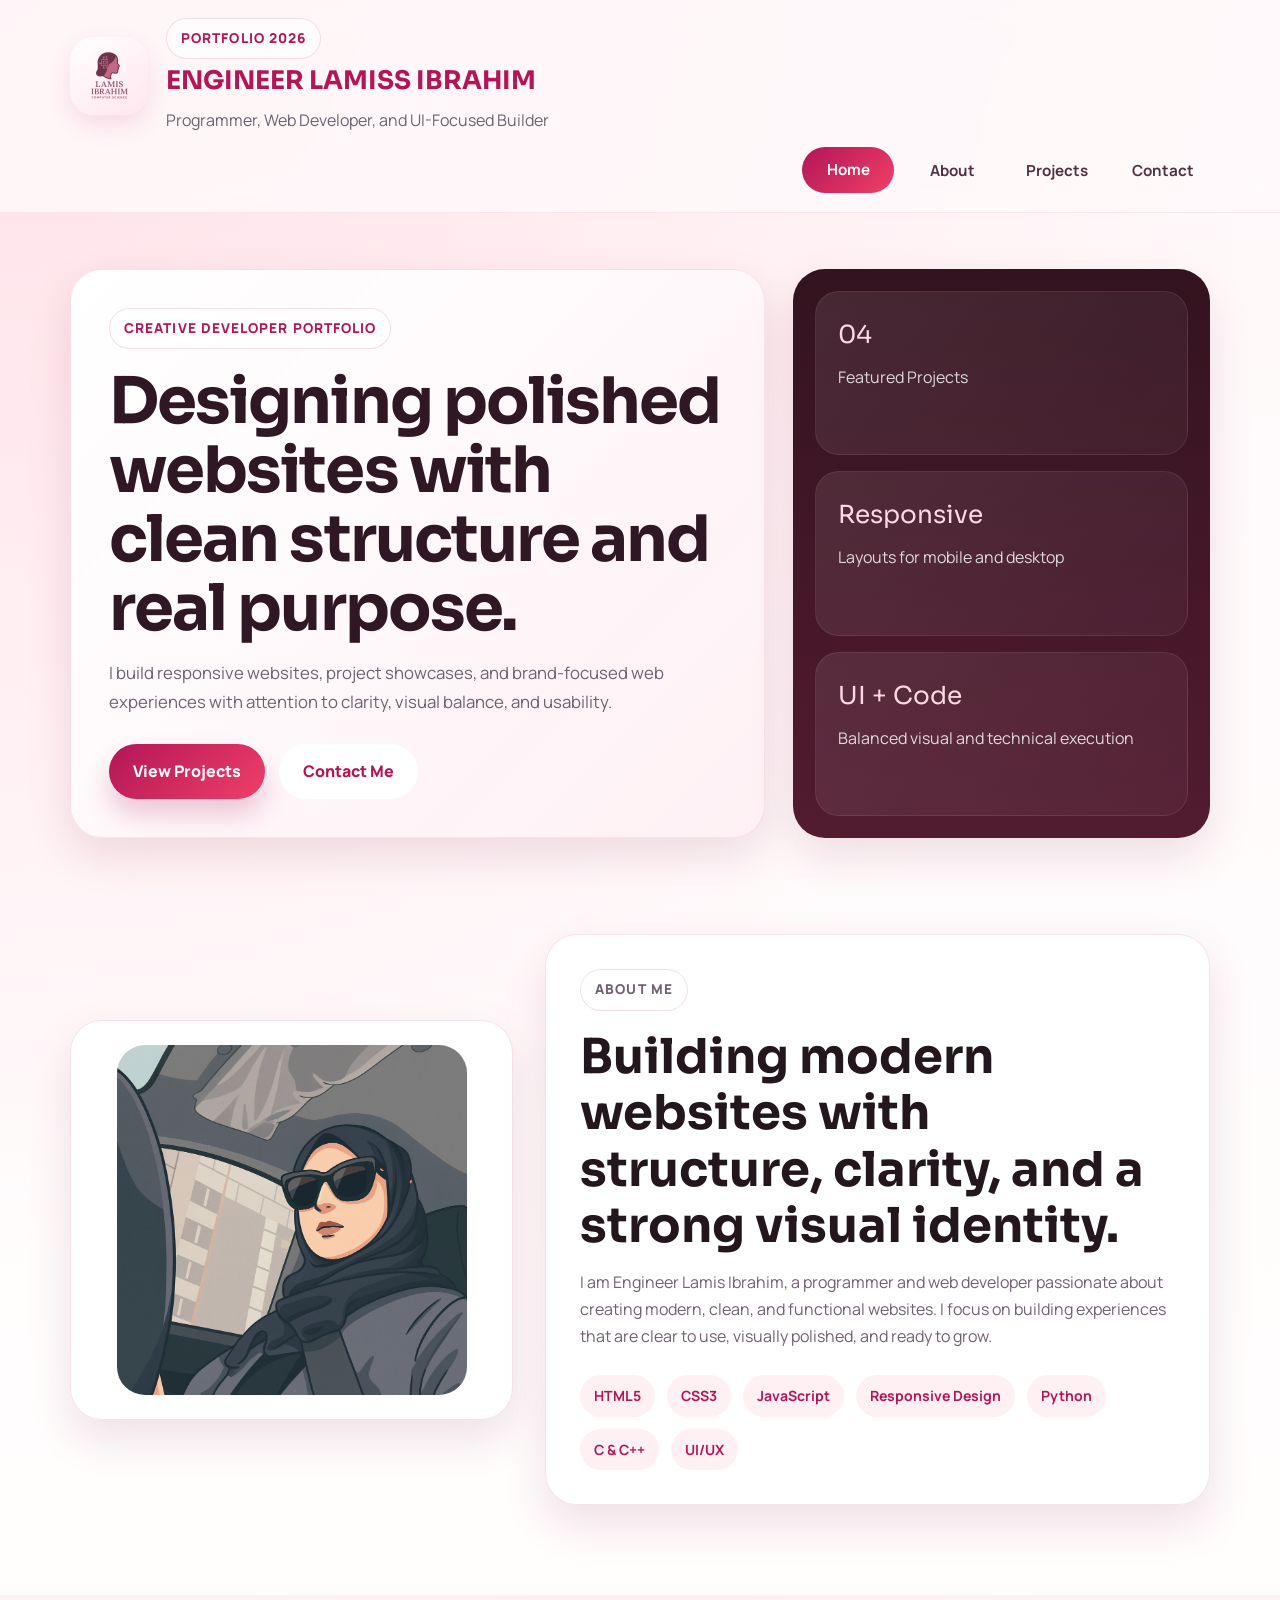
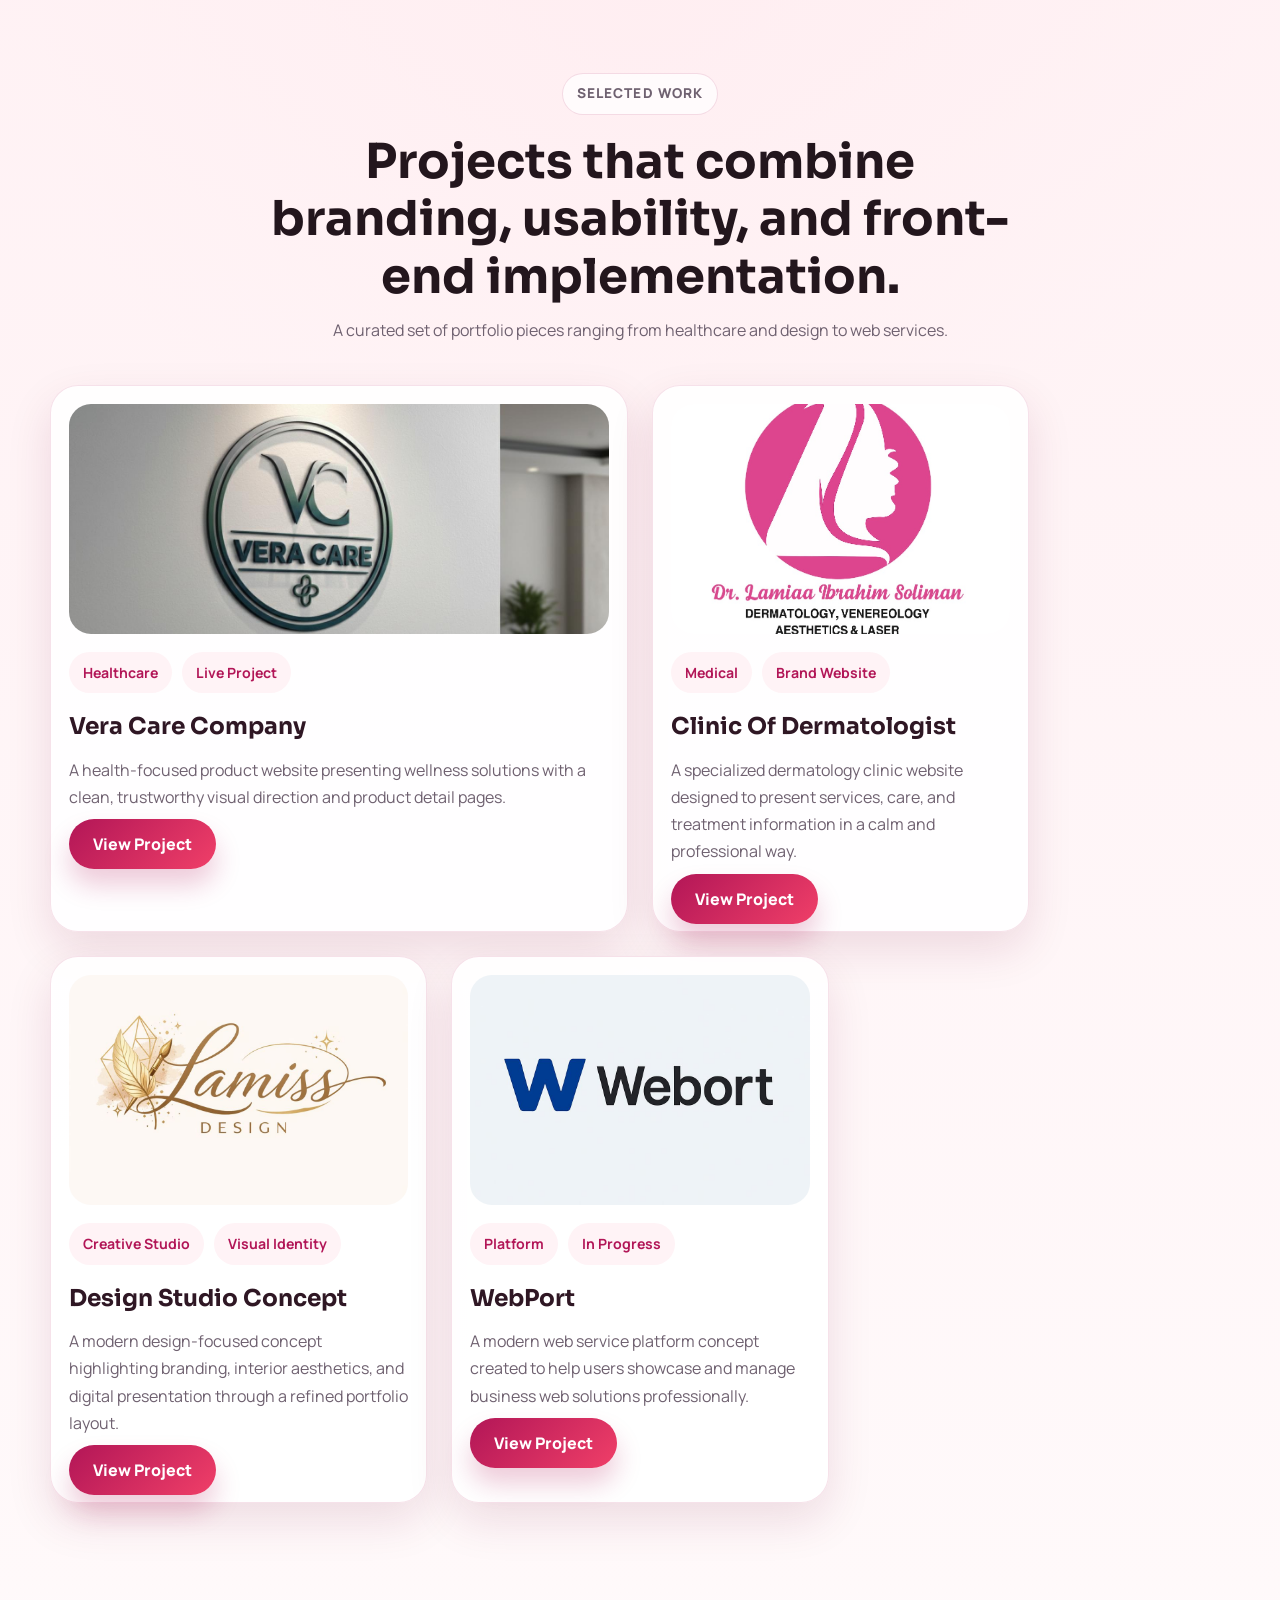
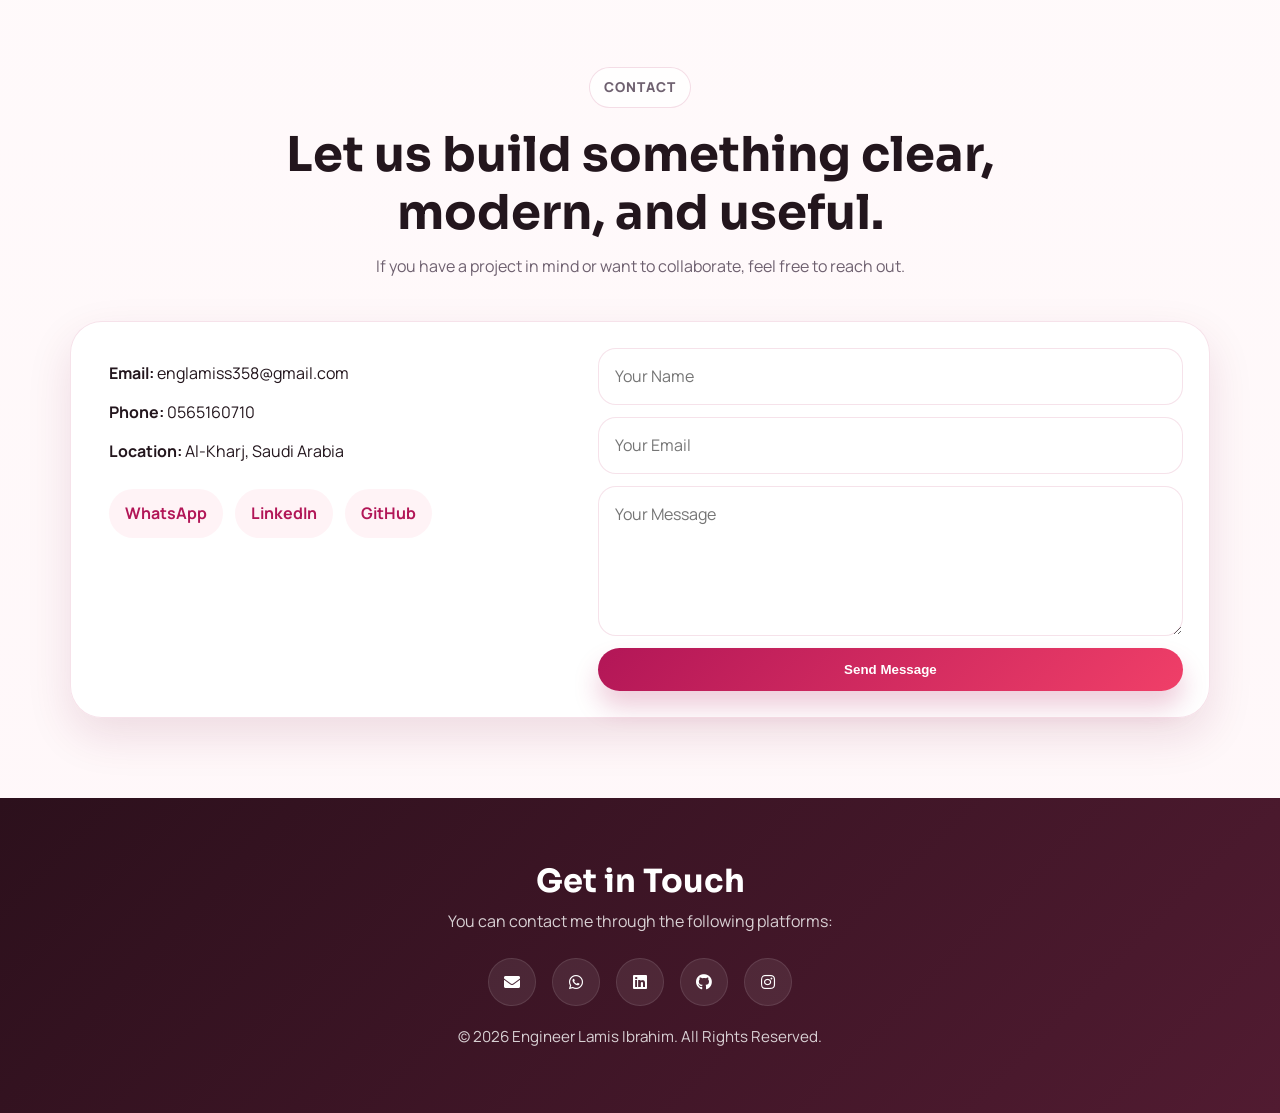
<file: index.html>
<!DOCTYPE html>
<html lang="en">
<head>
    <meta charset="UTF-8">
    <meta name="viewport" content="width=device-width, initial-scale=1.0">
    <title>ENGINEER LAMISS IBRAHIM</title>
    <link rel="stylesheet" href="css/style.css?v=20260420">
    <link rel="preconnect" href="https://fonts.googleapis.com">
    <link rel="preconnect" href="https://fonts.gstatic.com" crossorigin>
    <link href="https://fonts.googleapis.com/css2?family=Manrope:wght@400;500;600;700;800&family=Sora:wght@600;700;800&display=swap" rel="stylesheet">
    <link rel="stylesheet" href="https://cdnjs.cloudflare.com/ajax/libs/font-awesome/5.15.3/css/all.min.css">
</head>
<body>
    <header class="site-header" id="top">
        <div class="HEADER-TOP">
            <div class="LOGO-BOX">
                <img src="images/LAMISSlogo.png" alt="Lamis Logo">
            </div>

            <div class="header-title">
                <p class="eyebrow">Portfolio 2026</p>
                <h1>ENGINEER LAMISS IBRAHIM</h1>
                <p>Programmer, Web Developer, and UI-Focused Builder</p>
            </div>
        </div>

        <nav class="header-nav">
            <ul>
                <li><a href="#top" class="active">Home</a></li>
                <li><a href="#about">About</a></li>
                <li><a href="#projects">Projects</a></li>
                <li><a href="#contact">Contact</a></li>
            </ul>
        </nav>
    </header>

    <main>
        <section class="hero">
            <div class="hero-copy">
                <p class="eyebrow">Creative Developer Portfolio</p>
                <h2>Designing polished websites with clean structure and real purpose.</h2>
                <p class="hero-description">
                    I build responsive websites, project showcases, and brand-focused web experiences
                    with attention to clarity, visual balance, and usability.
                </p>
                <div class="hero-buttons">
                    <a href="#projects" class="button-primary">View Projects</a>
                    <a href="#contact" class="button-secondary">Contact Me</a>
                </div>
            </div>

            <div class="hero-highlights">
                <div class="highlight-card">
                    <span>04</span>
                    <p>Featured Projects</p>
                </div>
                <div class="highlight-card">
                    <span>Responsive</span>
                    <p>Layouts for mobile and desktop</p>
                </div>
                <div class="highlight-card">
                    <span>UI + Code</span>
                    <p>Balanced visual and technical execution</p>
                </div>
            </div>
        </section>

        <section id="about" class="about-section">
            <div class="about-media">
                <img src="images/avatarlamiss.png" alt="Lamis Ibrahim Photo">
            </div>

            <div class="about-content">
                <p class="eyebrow">About Me</p>
                <h2>Building modern websites with structure, clarity, and a strong visual identity.</h2>
                <p>
                    I am Engineer Lamis Ibrahim, a programmer and web developer passionate about
                    creating modern, clean, and functional websites. I focus on building experiences
                    that are clear to use, visually polished, and ready to grow.
                </p>

                <div class="skill-pills">
                    <span>HTML5</span>
                    <span>CSS3</span>
                    <span>JavaScript</span>
                    <span>Responsive Design</span>
                    <span>Python</span>
                    <span>C & C++</span>
                    <span>UI/UX</span>
                </div>
            </div>
        </section>

        <section id="projects" class="projects-section">
            <div class="section-heading">
                <p class="eyebrow">Selected Work</p>
                <h2>Projects that combine branding, usability, and front-end implementation.</h2>
                <p>
                    A curated set of portfolio pieces ranging from healthcare and design to web services.
                </p>
            </div>

            <div class="projects-container">
                <article class="project-card featured-card">
                    <img src="images/vera-care.jpg" alt="Vera Care Project Preview">
                    <div class="project-meta">
                        <span>Healthcare</span>
                        <span>Live Project</span>
                    </div>
                    <h3>Vera Care Company</h3>
                    <p>
                        A health-focused product website presenting wellness solutions with a clean,
                        trustworthy visual direction and product detail pages.
                    </p>
                    <a href="projects/vera-care-company.html" class="btn">View Project</a>
                </article>

                <article class="project-card">
                    <img src="images/clinic-img.jpg" alt="Clinic Of Dermatologist preview">
                    <div class="project-meta">
                        <span>Medical</span>
                        <span>Brand Website</span>
                    </div>
                    <h3>Clinic Of Dermatologist</h3>
                    <p>
                        A specialized dermatology clinic website designed to present services, care,
                        and treatment information in a calm and professional way.
                    </p>
                    <a href="projects/clinic.html" class="btn">View Project</a>
                </article>

                <article class="project-card">
                    <img src="images/design-proj.jpg" alt="Design project preview">
                    <div class="project-meta">
                        <span>Creative Studio</span>
                        <span>Visual Identity</span>
                    </div>
                    <h3>Design Studio Concept</h3>
                    <p>
                        A modern design-focused concept highlighting branding, interior aesthetics,
                        and digital presentation through a refined portfolio layout.
                    </p>
                    <a href="projects/design.html" class="btn">View Project</a>
                </article>

                <article class="project-card">
                    <img src="images/webport-logo.jpg" alt="WebPort project preview">
                    <div class="project-meta">
                        <span>Platform</span>
                        <span>In Progress</span>
                    </div>
                    <h3>WebPort</h3>
                    <p>
                        A modern web service platform concept created to help users showcase and manage
                        business web solutions professionally.
                    </p>
                    <a href="projects/webport.html" class="btn">View Project</a>
                </article>
            </div>
        </section>

        <section id="contact" class="contact-section">
            <div class="section-heading">
                <p class="eyebrow">Contact</p>
                <h2>Let us build something clear, modern, and useful.</h2>
                <p>If you have a project in mind or want to collaborate, feel free to reach out.</p>
            </div>

            <div class="contact-layout">
                <div class="contact-details">
                    <p><strong>Email:</strong> englamiss358@gmail.com</p>
                    <p><strong>Phone:</strong> 0565160710</p>
                    <p><strong>Location:</strong> Al-Kharj, Saudi Arabia</p>

                    <div class="social-links text-links">
                        <a href="https://wa.me/966565160710" target="_blank" rel="noopener noreferrer">WhatsApp</a>
                        <a href="https://linkedin.com" target="_blank" rel="noopener noreferrer">LinkedIn</a>
                        <a href="https://github.com" target="_blank" rel="noopener noreferrer">GitHub</a>
                    </div>
                </div>

                <form class="contact-form">
                    <input type="text" placeholder="Your Name" required>
                    <input type="email" placeholder="Your Email" required>
                    <textarea placeholder="Your Message" required></textarea>
                    <button type="submit">Send Message</button>
                </form>
            </div>
        </section>
    </main>

    <footer id="footer">
        <h2>Get in Touch</h2>
        <p>You can contact me through the following platforms:</p>

        <div class="social-links icon-links">
            <a href="mailto:englamiss358@gmail.com" aria-label="Email"><i class="fas fa-envelope"></i></a>
            <a href="https://wa.me/966565160710" target="_blank" rel="noopener noreferrer" aria-label="WhatsApp"><i class="fab fa-whatsapp"></i></a>
            <a href="https://linkedin.com" target="_blank" rel="noopener noreferrer" aria-label="LinkedIn"><i class="fab fa-linkedin"></i></a>
            <a href="https://github.com" target="_blank" rel="noopener noreferrer" aria-label="GitHub"><i class="fab fa-github"></i></a>
            <a href="https://www.instagram.com/Englamiss/" target="_blank" rel="noopener noreferrer" aria-label="Instagram"><i class="fab fa-instagram"></i></a>
        </div>

        <p class="copyright">© 2026 Engineer Lamis Ibrahim. All Rights Reserved.</p>
    </footer>

    <script src="javascript/main.js?v=20260420"></script>
</body>
</html>
</file>
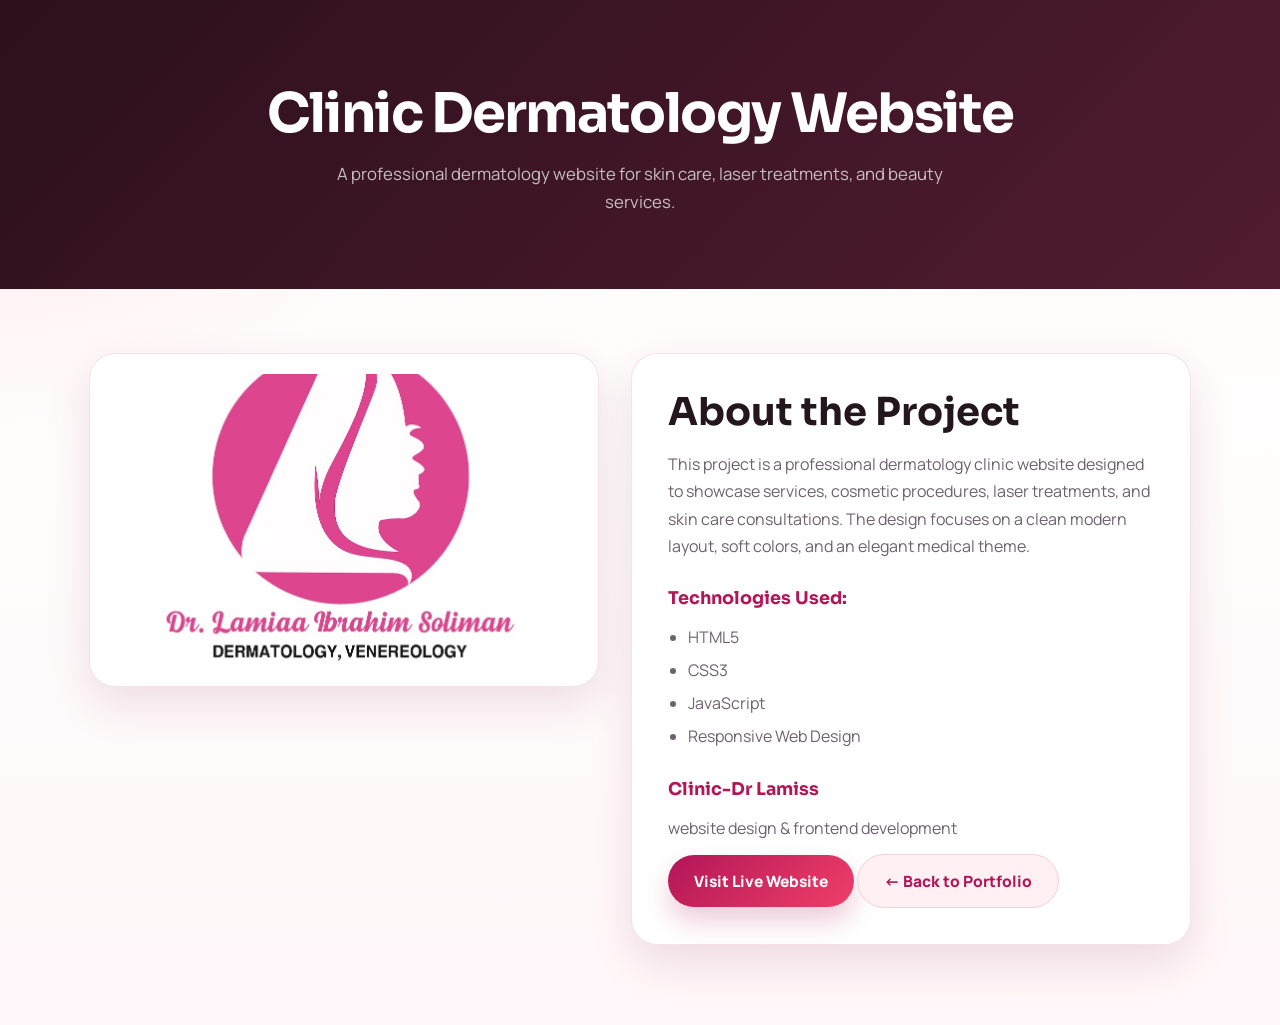
<file: projects/clinic.html>
<!DOCTYPE html>
<html lang="en">
<head>
<meta charset="UTF-8">
<meta name="viewport" content="width=device-width, initial-scale=1.0">
<title>Clinic Dermatology – Project</title>

    <link rel="stylesheet" href="../css/projects.css?v=20260420">
    <!-----------google font--------------->
</head>

<body>

<header class="project-header">
    <h1>Clinic Dermatology Website</h1>
    <p>A professional dermatology website for skin care, laser treatments, and beauty services.</p>
</header>

<section class="project-details">

    <div class="project-image">
        <!-- ضعــي هنا صورة المشروع لاحقــاً -->
        <img src="../images/clinic-img.jpg" alt="Clinic Dermatology Project Preview">
    </div>

    <div class="project-info">
        <h2>About the Project</h2>
        <p>
            This project is a professional dermatology clinic website designed to showcase services,
            cosmetic procedures, laser treatments, and skin care consultations. The design focuses on
            a clean modern layout, soft colors, and an elegant medical theme.
        </p>

        <h3>Technologies Used:</h3>
        <ul>
            <li>HTML5</li>
            <li>CSS3</li>
            <li>JavaScript </li>
            <li>Responsive Web Design</li>
        </ul>

        <h3>Clinic-Dr Lamiss </h3>
        <p>website design & frontend development </p>

        <!-- رابط الويب لو رفعتي المشروع لاحقاً -->
        <a href="https://englamiss358-crypto.github.io/dr-lamia-clinic/html/contact.html" class="btn">Visit Live Website</a>

        <!-- رجوع للصفحة الرئيسية -->
        <a href="../index.html" class="back-btn">← Back to Portfolio</a>
    </div>

</section>

</body>

</html>
</file>
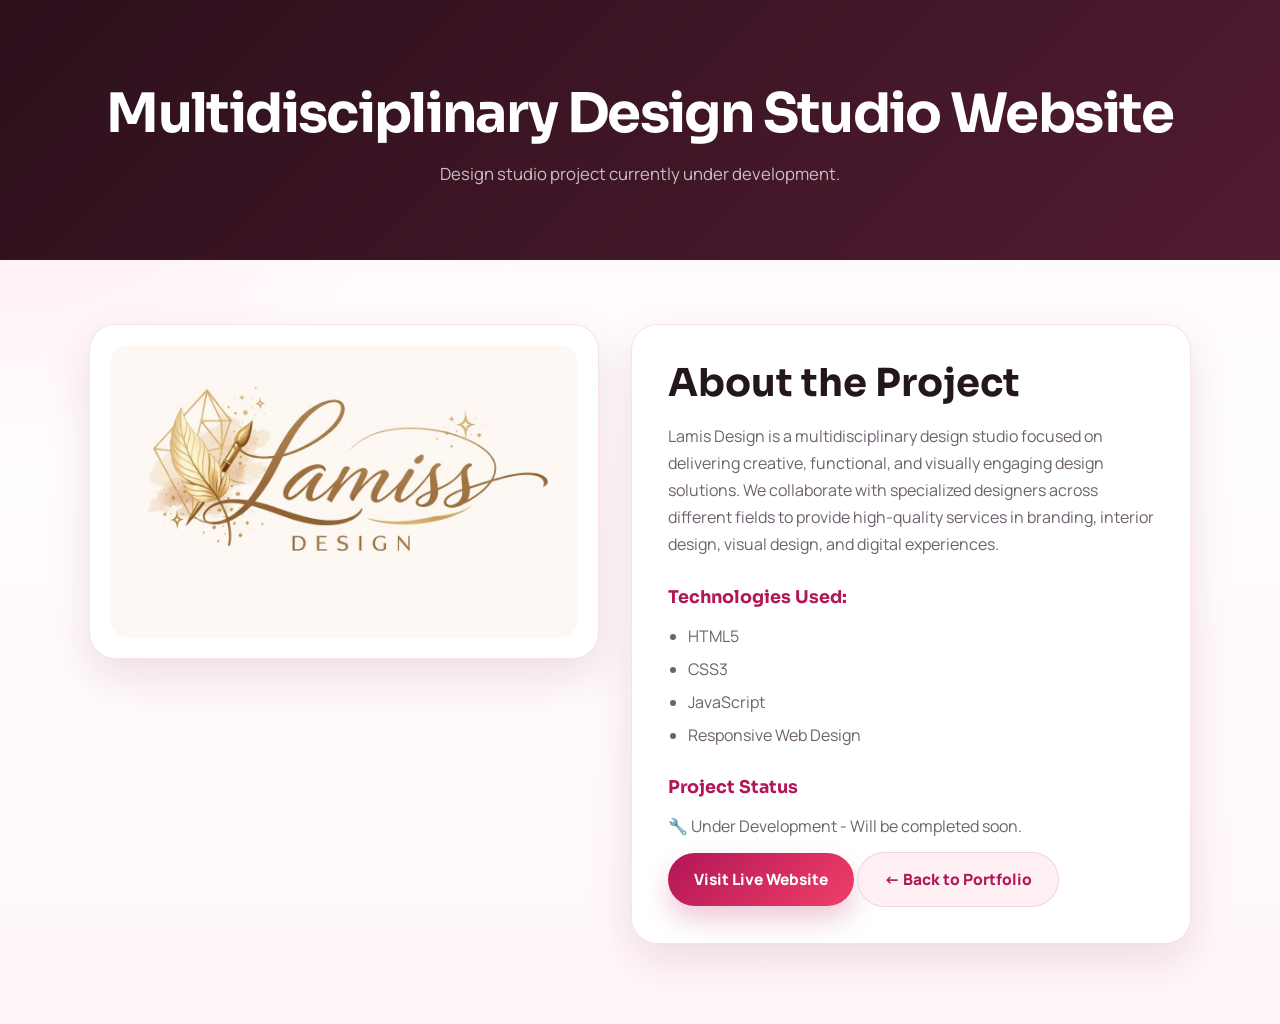
<file: projects/design.html>
<!DOCTYPE html>
<html lang="en">
<head>
<meta charset="UTF-8">
<meta name="viewport" content="width=device-width, initial-scale=1.0">
<title>Clinic Dermatology – Project</title>

<link rel="stylesheet" href="../css/projects.css?v=20260420">
</head>

<body>

<header class="project-header">
    <h1>Multidisciplinary Design Studio Website</h1>
    <p>Design studio project currently under development.</p>
</header>

<section class="project-details">

    <div class="project-image">
        <!-- ضعــي هنا صورة المشروع لاحقــاً -->
        <img src="../images/design-proj.jpg" alt="Design Project Preview">
    </div>

    <div class="project-info">
        <h2>About the Project</h2>
        <p>
            Lamis Design is a multidisciplinary design studio focused on delivering creative,
             functional, and visually engaging design solutions.
             We collaborate with specialized designers across different 
             fields to provide high-quality services in branding, 
             interior design, visual design, and digital experiences.
        </p>
        <h3>Technologies Used:</h3>
        <ul>
            <li>HTML5</li>
            <li>CSS3</li>
            <li>JavaScript </li>
            <li>Responsive Web Design</li>
        </ul>

        <h3>Project Status</h3>
        <p>🔧 Under Development - Will be completed soon.</p>

        <!-- رابط الويب لو رفعتي المشروع لاحقاً -->
        <a href="#" class="btn">Visit Live Website</a>

        <!-- رجوع للصفحة الرئيسية -->
        <a href="../index.html" class="back-btn">← Back to Portfolio</a>
    </div>

</section>

</body>

</html>
</file>
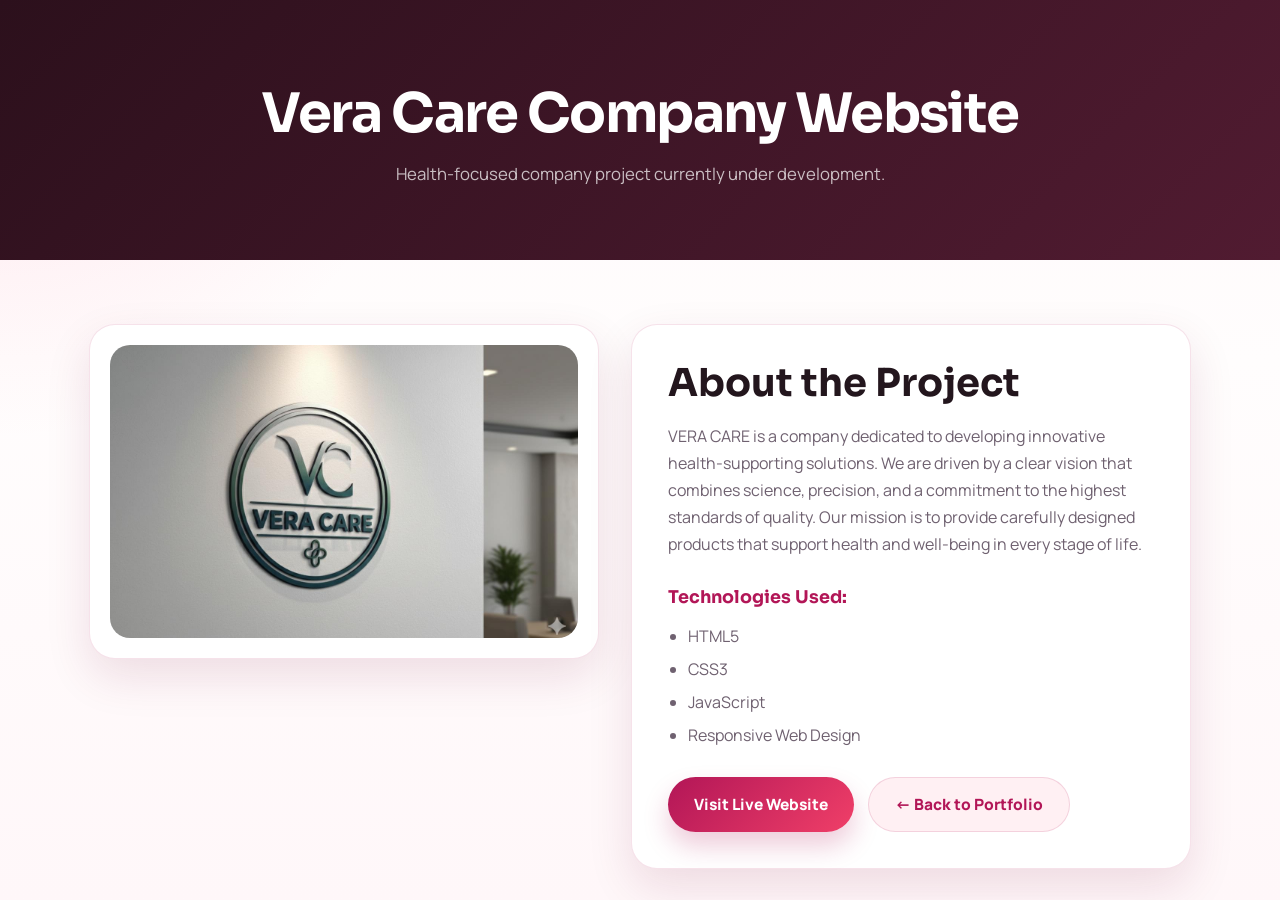
<file: projects/vera-care-company.html>
<!DOCTYPE html>
<html lang="en">
<head>
<meta charset="UTF-8">
<meta name="viewport" content="width=device-width, initial-scale=1.0">
<title>Vera Care Company – Project</title>

<link rel="stylesheet" href="../css/projects.css?v=20260420">
</head>

<body>

<header class="project-header">
    <h1>Vera Care Company Website</h1>
    <p>Health-focused company project currently under development.</p>
</header>

<section class="project-details">

    <div class="project-image">
        <!-- ضعــي هنا صورة المشروع لاحقــاً -->
        <img src="../images/vera-care.jpg" alt="Vera Care Project Preview">
    </div>

    <div class="project-info">
        <h2>About the Project</h2>
        <p>
           VERA CARE is a company dedicated to developing innovative health-supporting solutions. We are driven by a clear vision that combines science, precision, and a commitment to the highest standards of quality. Our mission is to provide carefully designed products that support health and well-being in every stage of life.
        </p>

        <h3>Technologies Used:</h3>
        <ul>
            <li>HTML5</li>
            <li>CSS3</li>
            <li>JavaScript </li>
            <li>Responsive Web Design</li>
        </ul>

       
       
        <div class="btn-row">
            <a href="https://englamiss358-crypto.github.io/vera-care/product-details.html?id=1" target="_blank" rel="noopener noreferrer" class="btn">Visit Live Website</a>
            <a href="../index.html" class="back-btn">← Back to Portfolio</a>
        </div>
    </div>

</section>

</body>

</html>
</file>
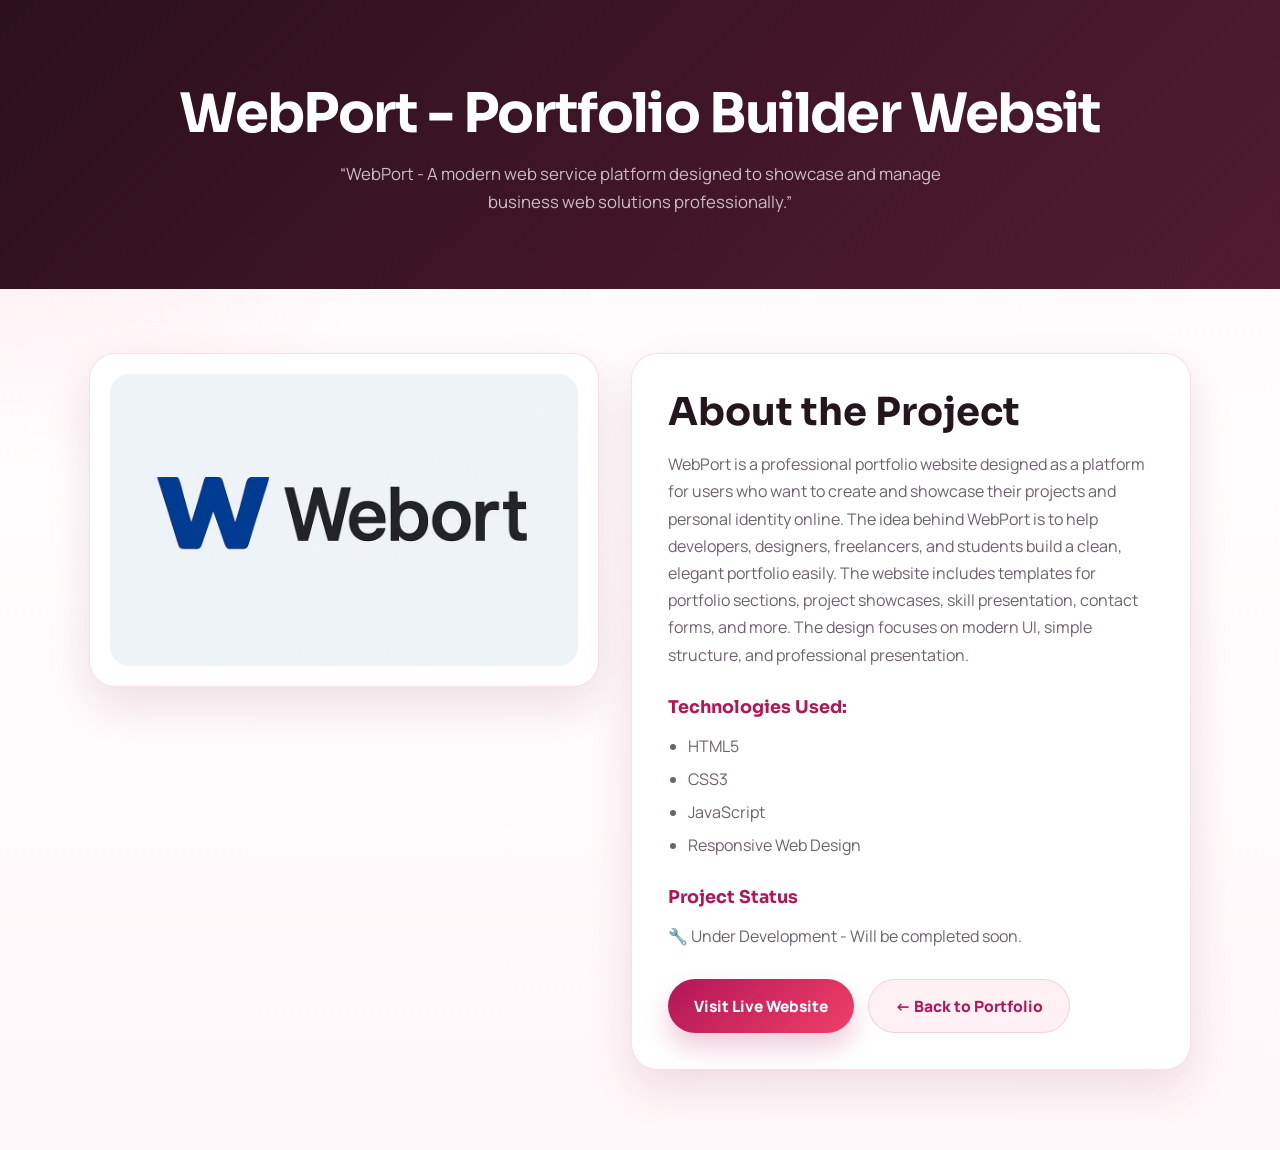
<file: projects/webport.html>
<!DOCTYPE html>
<html lang="en">
<head>
<meta charset="UTF-8">
<meta name="viewport" content="width=device-width, initial-scale=1.0">
<title>Clinic Dermatology – Project</title>

<link rel="stylesheet" href="../css/projects.css?v=20260420">
</head>

<body>

<header class="project-header">
    <h1>WebPort - Portfolio Builder Websit</h1>
    <p>“WebPort - A modern web service platform designed to
         showcase and manage business web solutions professionally.”</p>
</header>

<section class="project-details">

    <div class="project-image">
        <!-- ضعــي هنا صورة المشروع لاحقــاً -->
        <img src="../images/webport-logo.jpg" alt="webport Project Preview">
    </div>

    <div class="project-info">
        <h2>About the Project</h2>
        <p>
            WebPort is a professional portfolio website designed as a platform for users who want to create and showcase their projects and personal identity online.
             The idea behind WebPort is to help developers, designers, freelancers, and students build a clean, elegant portfolio easily.
             The website includes templates for portfolio sections, project showcases, skill presentation, contact forms, and more. The design focuses on modern UI,
             simple structure, and professional presentation.
        </p>

        <h3>Technologies Used:</h3>
        <ul>
            <li>HTML5</li>
            <li>CSS3</li>
            <li>JavaScript </li>
            <li>Responsive Web Design</li>
        </ul>

        <h3>Project Status</h3>
        <p>🔧 Under Development - Will be completed soon.</p>

        <div class="btn-row">
            <a href="#" class="btn">Visit Live Website</a>
            <a href="../index.html" class="back-btn">← Back to Portfolio</a>
        </div>
    </div>

</section>

</body>

</html>
</file>
<file: css/style.css>
/* =========================
   GLOBAL VARIABLES
========================= */
:root{
  --primary:#b21657;
  --accent:#ff6b7a;
  --accent-strong:#f03f68;
  --ink:#23161d;
  --muted:#6f6170;
  --light:#fffdfd;
  --surface:#ffffff;
  --surface-soft:#fff0f3;
  --surface-deep:#ffe0e7;
  --border:rgba(178,22,87,0.12);
  --shadow:0 18px 45px rgba(114, 18, 59, 0.12);
  --radius:22px;
  --radius-sm:14px;
  --max-width:1180px;
  --font:"Manrope", sans-serif;
  --title:"Sora", sans-serif;
}

*{
  margin:0;
  padding:0;
  box-sizing:border-box;
}

html{
  scroll-behavior:smooth;
}

body{
  font-family:var(--font);
  color:var(--ink);
  background:
    radial-gradient(circle at top left, rgba(255, 142, 170, 0.22), transparent 28%),
    linear-gradient(180deg, #fff8fa 0%, #fffdfd 32%, #fff7f9 100%);
  line-height:1.7;
}

img{
  max-width:100%;
  display:block;
}

a{
  color:inherit;
}

.eyebrow{
  display:inline-flex;
  align-items:center;
  gap:8px;
  width:fit-content;
  padding:8px 14px;
  border-radius:999px;
  background:rgba(255,255,255,0.72);
  border:1px solid rgba(178,22,87,0.14);
  color:var(--primary);
  font-size:0.85rem;
  font-weight:800;
  letter-spacing:0.08em;
  text-transform:uppercase;
}

.section-heading{
  max-width:760px;
  margin:0 auto 40px;
  text-align:center;
}

.section-heading h2{
  margin:18px 0 12px;
  font-family:var(--title);
  font-size:clamp(2rem, 4vw, 3rem);
  line-height:1.2;
}

.section-heading p{
  color:var(--muted);
}

/* =========================
   HEADER
========================= */
.site-header{
  position:sticky;
  top:0;
  z-index:20;
  backdrop-filter:blur(14px);
  background:rgba(255, 250, 251, 0.84);
  border-bottom:1px solid rgba(178,22,87,0.08);
}

.HEADER-TOP{
  max-width:var(--max-width);
  margin:auto;
  display:flex;
  align-items:center;
  gap:18px;
  padding:18px 20px 14px;
}

.LOGO-BOX{
  width:78px;
  height:78px;
  display:grid;
  place-items:center;
  flex-shrink:0;
  border-radius:24px;
  background:linear-gradient(145deg, #fff, #ffe6ef);
  box-shadow:0 10px 24px rgba(178,22,87,0.12);
}

.LOGO-BOX img{
  width:64px;
  height:auto;
}

.header-title h1{
  font-family:var(--title);
  font-size:clamp(1.35rem, 2vw, 2rem);
  color:var(--primary);
}

.header-title > p:last-child{
  color:var(--muted);
  margin-top:4px;
}

.header-nav{
  max-width:var(--max-width);
  margin:0 auto;
  padding:0 20px 18px;
}

.header-nav ul{
  list-style:none;
  display:flex;
  justify-content:flex-end;
  gap:12px;
  flex-wrap:wrap;
}

.header-nav a{
  display:inline-flex;
  align-items:center;
  justify-content:center;
  min-width:92px;
  padding:10px 16px;
  border-radius:999px;
  text-decoration:none;
  font-size:0.95rem;
  font-weight:700;
  color:#513143;
  transition:background .25s ease, color .25s ease, transform .25s ease;
}

.header-nav a:hover,
.header-nav a.active{
  background:linear-gradient(135deg, var(--primary), var(--accent-strong));
  color:#fff;
  transform:translateY(-1px);
}

/* =========================
   HERO
========================= */
.hero{
  max-width:var(--max-width);
  margin:0 auto;
  padding:56px 20px 24px;
  display:grid;
  grid-template-columns:minmax(0, 1.25fr) minmax(280px, 0.75fr);
  gap:28px;
  align-items:stretch;
}

.hero-copy,
.hero-highlights{
  border-radius:32px;
  box-shadow:var(--shadow);
}

.hero-copy{
  padding:38px;
  background:
    linear-gradient(135deg, rgba(255,255,255,0.97), rgba(255,241,245,0.96)),
    linear-gradient(135deg, #ffffff, #ffe5ed);
  border:1px solid rgba(178,22,87,0.1);
}

.hero h2{
  margin:18px 0 16px;
  font-family:var(--title);
  font-size:clamp(2.2rem, 5vw, 4.4rem);
  line-height:1.08;
  letter-spacing:-0.03em;
  color:#2f1724;
}

.hero-description{
  max-width:640px;
  color:var(--muted);
  font-size:1.05rem;
}

.hero-buttons{
  margin-top:28px;
  display:flex;
  gap:14px;
  flex-wrap:wrap;
}

.hero-buttons a,
.project-card .btn,
.contact-form button{
  border:none;
  border-radius:999px;
  font-weight:800;
  text-decoration:none;
  transition:transform .25s ease, box-shadow .25s ease, background .25s ease, color .25s ease;
}

.button-primary,
.project-card .btn,
.contact-form button{
  padding:14px 24px;
  background:linear-gradient(135deg, var(--primary), var(--accent-strong));
  color:#fff;
  box-shadow:0 16px 26px rgba(178,22,87,0.22);
}

.button-secondary{
  padding:14px 24px;
  background:#fff;
  color:var(--primary);
  border:1px solid rgba(178,22,87,0.12);
}

.hero-buttons a:hover,
.project-card .btn:hover,
.contact-form button:hover{
  transform:translateY(-2px);
}

.hero-highlights{
  padding:22px;
  background:linear-gradient(180deg, #33131f 0%, #521b30 100%);
  color:#fff;
  display:grid;
  gap:16px;
}

.highlight-card{
  padding:22px;
  border-radius:24px;
  background:linear-gradient(135deg, rgba(255,255,255,0.09), rgba(255,255,255,0.04));
  border:1px solid rgba(255,255,255,0.08);
}

.highlight-card span{
  display:block;
  margin-bottom:8px;
  font-family:var(--title);
  font-size:1.55rem;
  color:#ffd8e6;
}

.highlight-card p{
  color:rgba(255,255,255,0.82);
}

/* =========================
   ABOUT
========================= */
.about-section,
.contact-section{
  max-width:var(--max-width);
  margin:0 auto;
  padding:72px 20px;
}

.about-section{
  display:grid;
  grid-template-columns:minmax(280px, 0.8fr) minmax(0, 1.2fr);
  gap:32px;
  align-items:center;
}

.about-media,
.about-content,
.contact-layout,
.project-card{
  background:rgba(255,255,255,0.9);
  border:1px solid var(--border);
  box-shadow:var(--shadow);
}

.about-media{
  padding:24px;
  border-radius:32px;
}

.about-media img{
  width:100%;
  max-width:350px;
  aspect-ratio:1 / 1;
  object-fit:cover;
  border-radius:28px;
  margin:0 auto;
  background:linear-gradient(135deg, #fff, #ffe8ef);
}

.about-content{
  padding:34px;
  border-radius:32px;
}

.about-content h2{
  margin:18px 0 14px;
  font-family:var(--title);
  font-size:clamp(1.9rem, 4vw, 3rem);
  line-height:1.18;
}

.about-content p{
  color:var(--muted);
}

.skill-pills{
  margin-top:24px;
  display:flex;
  flex-wrap:wrap;
  gap:12px;
}

.skill-pills span,
.project-meta span{
  display:inline-flex;
  align-items:center;
  padding:9px 14px;
  border-radius:999px;
  font-size:0.88rem;
  font-weight:700;
}

.skill-pills span{
  background:var(--surface-soft);
  color:var(--primary);
}

/* =========================
   PROJECTS
========================= */
.projects-section{
  margin:18px auto 0;
  padding:78px 20px 92px;
  background:
    linear-gradient(180deg, rgba(255,240,243,0.86), rgba(255,249,250,0.94)),
    radial-gradient(circle at top center, rgba(255,105,135,0.18), transparent 35%);
}

.projects-container{
  max-width:var(--max-width);
  margin:0 auto;
  display:grid;
  grid-template-columns:repeat(12, 1fr);
  gap:24px;
}

.project-card{
  grid-column:span 4;
  padding:18px;
  border-radius:28px;
  transition:transform .25s ease, box-shadow .25s ease;
}

.project-card:hover{
  transform:translateY(-8px);
  box-shadow:0 22px 44px rgba(114, 18, 59, 0.16);
}

.featured-card{
  grid-column:span 6;
}

.project-card img{
  width:100%;
  height:230px;
  object-fit:cover;
  border-radius:22px;
  margin-bottom:18px;
}

.project-meta{
  display:flex;
  gap:10px;
  flex-wrap:wrap;
  margin-bottom:14px;
}

.project-meta span{
  background:#fff3f6;
  color:var(--primary);
}

.project-card h3{
  font-family:var(--title);
  font-size:1.45rem;
  margin-bottom:10px;
  color:#2f1724;
}

.project-card p{
  color:var(--muted);
  margin-bottom:20px;
}

/* =========================
   CONTACT
========================= */
.contact-layout{
  padding:26px;
  border-radius:32px;
  display:grid;
  grid-template-columns:minmax(260px, 0.9fr) minmax(0, 1.1fr);
  gap:22px;
}

.contact-details{
  padding:12px;
}

.contact-details p{
  margin-bottom:12px;
  font-size:1rem;
}

.text-links{
  display:flex;
  flex-wrap:wrap;
  gap:12px;
  margin-top:24px;
}

.text-links a{
  display:inline-flex;
  padding:11px 16px;
  border-radius:999px;
  text-decoration:none;
  font-weight:700;
  background:#fff3f6;
  color:var(--primary);
}

.contact-form{
  display:flex;
  flex-direction:column;
  gap:12px;
}

.contact-form input,
.contact-form textarea{
  width:100%;
  padding:14px 16px;
  border:1px solid rgba(178,22,87,0.12);
  border-radius:18px;
  background:#fff;
  font:inherit;
}

.contact-form textarea{
  min-height:150px;
  resize:vertical;
}

.contact-form input:focus,
.contact-form textarea:focus{
  outline:2px solid rgba(240,63,104,0.2);
  border-color:rgba(240,63,104,0.38);
}

/* =========================
   FOOTER
========================= */
footer{
  margin-top:8px;
  padding:56px 20px 64px;
  text-align:center;
  background:linear-gradient(135deg, #2c101c, #511b31);
  color:#fff;
}

footer h2{
  font-family:var(--title);
  font-size:2rem;
}

footer p{
  color:rgba(255,255,255,0.8);
}

.icon-links{
  display:flex;
  justify-content:center;
  gap:16px;
  flex-wrap:wrap;
  margin:22px 0 18px;
}

.icon-links a{
  width:48px;
  height:48px;
  display:grid;
  place-items:center;
  border-radius:50%;
  text-decoration:none;
  color:#fff;
  background:rgba(255,255,255,0.08);
  border:1px solid rgba(255,255,255,0.1);
  transition:transform .25s ease, background .25s ease;
}

.icon-links a:hover{
  transform:translateY(-3px);
  background:rgba(255,255,255,0.16);
}

.copyright{
  margin-top:14px;
  font-size:0.95rem;
}

/* =========================
   RESPONSIVE
========================= */
@media (max-width: 980px){
  .hero,
  .about-section,
  .contact-layout{
    grid-template-columns:1fr;
  }

  .projects-container{
    grid-template-columns:repeat(2, 1fr);
  }

  .project-card,
  .featured-card{
    grid-column:span 1;
  }
}

@media (max-width: 768px){
  .HEADER-TOP{
    flex-direction:column;
    text-align:center;
  }

  .header-nav ul{
    justify-content:center;
  }

  .hero-copy,
  .hero-highlights,
  .about-media,
  .about-content,
  .contact-layout,
  .project-card{
    border-radius:24px;
  }

  .projects-container{
    grid-template-columns:1fr;
  }

  .project-card img{
    height:210px;
  }
}

@media (max-width: 560px){
  .hero{
    padding-top:34px;
  }

  .hero-copy,
  .about-content,
  .about-media,
  .contact-layout,
  .project-card{
    padding:20px;
  }

  .header-nav a,
  .button-primary,
  .button-secondary,
  .project-card .btn,
  .contact-form button{
    width:100%;
    justify-content:center;
  }

  .hero-buttons{
    flex-direction:column;
  }

  .text-links{
    flex-direction:column;
  }
}

/* =========================
   SCROLL-IN ANIMATIONS
========================= */
.fade-up{
  opacity:0;
  transform:translateY(32px);
  transition:opacity 0.55s ease, transform 0.55s ease;
}

.fade-up.visible{
  opacity:1;
  transform:translateY(0);
}

.project-card:nth-child(2).fade-up { transition-delay: 0.08s; }
.project-card:nth-child(3).fade-up { transition-delay: 0.16s; }
.project-card:nth-child(4).fade-up { transition-delay: 0.24s; }
.highlight-card:nth-child(2).fade-up { transition-delay: 0.09s; }
.highlight-card:nth-child(3).fade-up { transition-delay: 0.18s; }
</file>
<file: css/projects.css>
/* ================================
   Project Pages Style
   ================================ */
@import url('https://fonts.googleapis.com/css2?family=Manrope:wght@400;500;600;700;800&family=Sora:wght@600;700;800&display=swap');

:root {
  --primary:  #b21657;
  --accent:   #f03f68;
  --ink:      #23161d;
  --muted:    #6f6170;
  --surface:  #ffffff;
  --soft:     #fff0f3;
  --deep:     #ffe0e7;
  --border:   rgba(178,22,87,0.12);
  --shadow:   0 18px 45px rgba(114,18,59,0.12);
  --radius:   26px;
  --font:     "Manrope", sans-serif;
  --title:    "Sora", sans-serif;
}

*, *::before, *::after { margin:0; padding:0; box-sizing:border-box; }
html { scroll-behavior:smooth; }

body {
  font-family: var(--font);
  color: var(--ink);
  line-height: 1.7;
  background:
    radial-gradient(circle at top left, rgba(255,142,170,.2), transparent 28%),
    linear-gradient(180deg, #fff8fa 0%, #fffdfd 40%, #fff7f9 100%);
  min-height: 100vh;
}

img { max-width:100%; display:block; }
a   { color:inherit; text-decoration:none; }

/* ===== PAGE HEADER ===== */
.project-header {
  padding: 84px 24px 72px;
  text-align: center;
  background: linear-gradient(135deg, #2c101c 0%, #511b31 100%);
  color: #fff;
}

.project-header h1 {
  font-family: var(--title);
  font-size: clamp(2rem, 5vw, 3.4rem);
  line-height: 1.1;
  letter-spacing: -.03em;
  margin-bottom: 16px;
  color: #fff;
}

.project-header p {
  font-size: 1.05rem;
  color: rgba(255,255,255,.72);
  max-width: 640px;
  margin: 0 auto;
}

/* ===== MAIN LAYOUT ===== */
.project-details {
  max-width: 1150px;
  margin: 64px auto 80px;
  display: grid;
  grid-template-columns: minmax(0, 1fr) minmax(0, 1.1fr);
  gap: 32px;
  padding: 0 24px;
  align-items: start;
}

/* ===== IMAGE PANEL ===== */
.project-image {
  background: var(--surface);
  border: 1px solid var(--border);
  box-shadow: var(--shadow);
  border-radius: var(--radius);
  padding: 20px;
}

.project-image img {
  width: 100%;
  border-radius: calc(var(--radius) - 6px);
  aspect-ratio: 16 / 10;
  object-fit: cover;
}

/* ===== INFO PANEL ===== */
.project-info {
  background: var(--surface);
  border: 1px solid var(--border);
  box-shadow: var(--shadow);
  border-radius: var(--radius);
  padding: 36px;
}

.project-info h2 {
  font-family: var(--title);
  font-size: clamp(1.7rem, 3vw, 2.4rem);
  color: var(--ink);
  line-height: 1.18;
  margin-bottom: 16px;
}

.project-info h3 {
  font-family: var(--title);
  font-size: 1.1rem;
  color: var(--primary);
  margin: 24px 0 10px;
}

.project-info p {
  font-size: 1rem;
  color: var(--muted);
  margin-bottom: 12px;
}

.project-info ul {
  padding-left: 20px;
  margin-bottom: 8px;
}

.project-info ul li {
  color: var(--muted);
  margin-bottom: 6px;
}

/* ===== STATUS BADGE ===== */
.status-badge {
  display: inline-flex;
  align-items: center;
  gap: 8px;
  padding: 9px 16px;
  border-radius: 999px;
  background: var(--soft);
  color: var(--primary);
  font-size: .9rem;
  font-weight: 700;
  margin-bottom: 20px;
}

/* ===== BUTTONS ===== */
.btn-row {
  display: flex;
  flex-wrap: wrap;
  gap: 14px;
  margin-top: 28px;
}

.project-info .btn,
.back-btn {
  display: inline-flex;
  align-items: center;
  justify-content: center;
  padding: 13px 26px;
  border-radius: 999px;
  font-weight: 800;
  font-size: 0.97rem;
  transition: transform .25s ease, box-shadow .25s ease;
}

.project-info .btn {
  background: linear-gradient(135deg, var(--primary), var(--accent));
  color: #fff;
  box-shadow: 0 14px 26px rgba(178,22,87,.22);
}
.project-info .btn:hover {
  transform: translateY(-2px);
  box-shadow: 0 18px 30px rgba(178,22,87,.28);
}

.back-btn {
  background: var(--soft);
  color: var(--primary);
  border: 1px solid rgba(178,22,87,.14);
}
.back-btn:hover {
  background: var(--primary);
  color: #fff;
  transform: translateY(-2px);
}

/* ===== RESPONSIVE ===== */
@media (max-width: 840px) {
  .project-details {
    grid-template-columns: 1fr;
  }
}

@media (max-width: 560px) {
  .project-info {
    padding: 22px;
  }

  .btn-row {
    flex-direction: column;
  }

  .project-info .btn,
  .back-btn {
    width: 100%;
    justify-content: center;
  }
}
</file>
